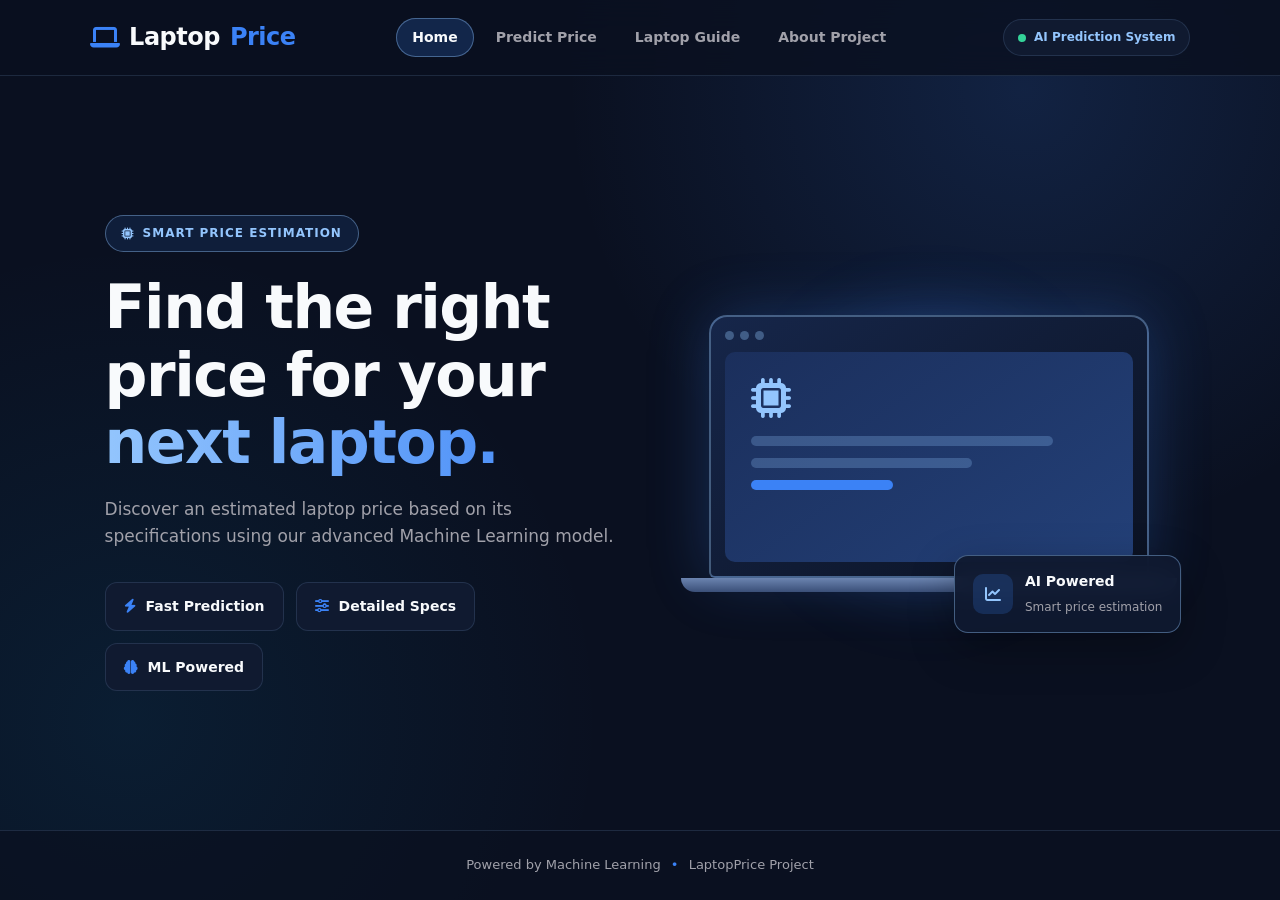
<file: public/index.html>
<!DOCTYPE html>
<html lang="en">
<head>
    <meta charset="UTF-8">
    <meta name="viewport" content="width=device-width, initial-scale=1.0">
    <title>LaptopPrice | Home</title>
    <link rel="stylesheet" href="css/style.css">
    <link rel="stylesheet" href="css/all.css">
</head>
<body>

    <header class="site-header">
        <a href="index.html" class="logo">
            <i class="fas fa-laptop"></i>
            Laptop<span>Price</span>
        </a>

        <ul class="nav-links-menu">
            <li><a href="index.html" class="active">Home</a></li>
            <li><a href="predict.html">Predict Price</a></li>
            <li><a href="analytics.html">Laptop Guide</a></li>
            <li><a href="about.html">About Project</a></li>
        </ul>

        <div class="header-tag">
            <span class="status-dot"></span>
            AI Prediction System
        </div>
    </header>

    <main class="page-layout">
        <section class="hero-grid">
            <div class="hero-section">
                <div class="hero-badge">
                    <i class="fas fa-microchip"></i>
                    SMART PRICE ESTIMATION
                </div>

                <h1>
                    Find the right price for your
                    <span>next laptop.</span>
                </h1>

                <p class="hero-description">
                    Discover an estimated laptop price based on its
                    specifications using our advanced Machine Learning model.
                </p>

                <div class="features">
                    <div class="feature-item">
                        <i class="fas fa-bolt"></i>
                        <span>Fast Prediction</span>
                    </div>
                    <div class="feature-item">
                        <i class="fas fa-sliders-h"></i>
                        <span>Detailed Specs</span>
                    </div>
                    <div class="feature-item">
                        <i class="fas fa-brain"></i>
                        <span>ML Powered</span>
                    </div>
                </div>
            </div>

            <div class="hero-visual">
                <div class="visual-glow"></div>
                <div class="laptop-illustration">
                    <div class="laptop-screen">
                        <div class="screen-top">
                            <span></span><span></span><span></span>
                        </div>
                        <div class="screen-content">
                            <i class="fas fa-microchip chip-icon"></i>
                            <div class="screen-line line-one"></div>
                            <div class="screen-line line-two"></div>
                            <div class="screen-line line-three"></div>
                        </div>
                    </div>
                    <div class="laptop-base"></div>
                </div>
                <div class="floating-card">
                    <i class="fas fa-chart-line"></i>
                    <div>
                        <strong>AI Powered</strong>
                        <small>Smart price estimation</small>
                    </div>
                </div>
            </div>
        </section>
    </main>

    <footer>
        <p>Powered by Machine Learning <span>•</span> LaptopPrice Project</p>
    </footer>

</body>
</html>
</file>
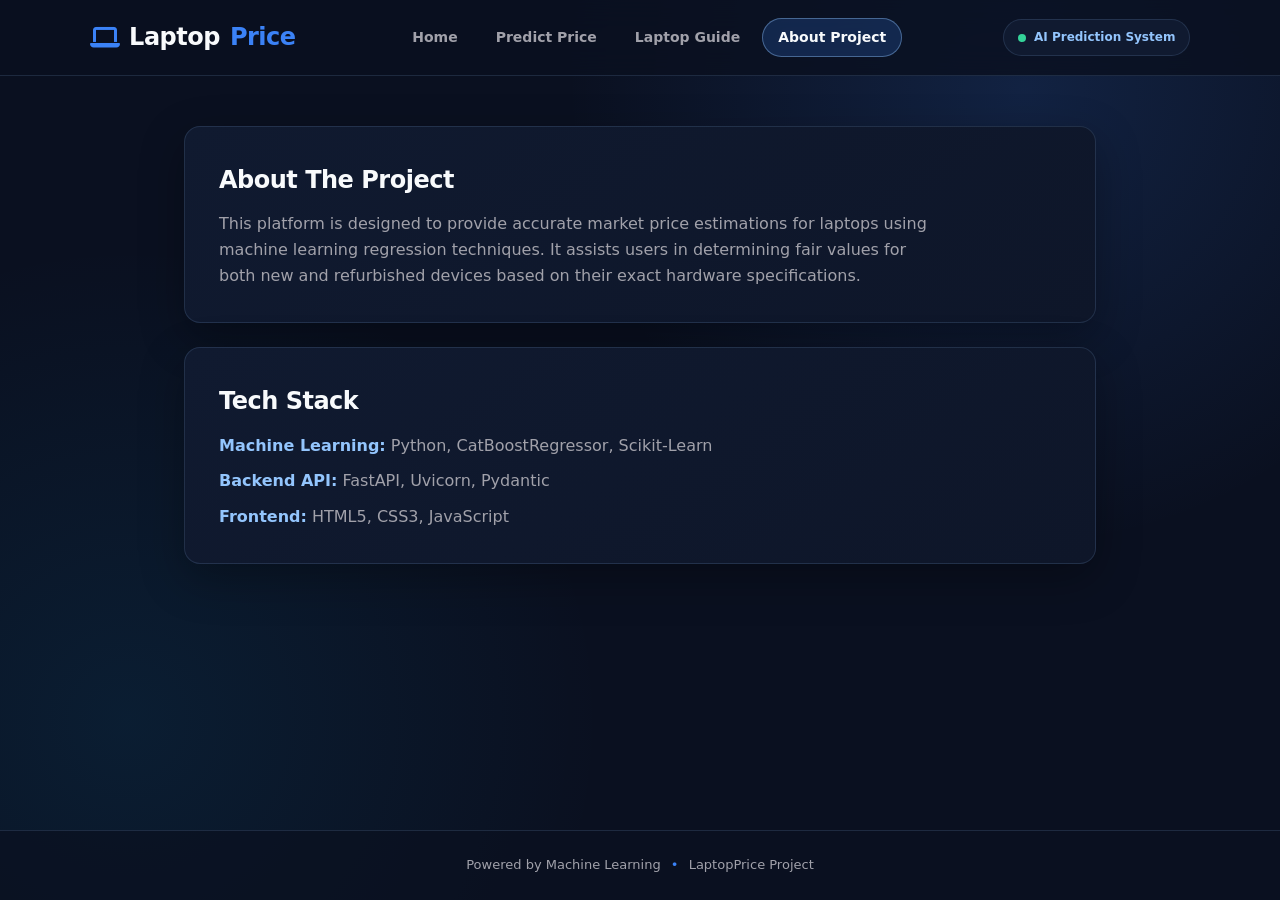
<file: public/about.html>
<!DOCTYPE html>
<html lang="en">
<head>
    <meta charset="UTF-8">
    <meta name="viewport" content="width=device-width, initial-scale=1.0">
    <title>LaptopPrice | About Project</title>
    <link rel="stylesheet" href="css/style.css">
    <link rel="stylesheet" href="css/all.css">
</head>
<body>

    <header class="site-header">
        <a href="index.html" class="logo">
            <i class="fas fa-laptop"></i>
            Laptop<span>Price</span>
        </a>

        <ul class="nav-links-menu">
            <li><a href="index.html">Home</a></li>
            <li><a href="predict.html">Predict Price</a></li>
            <li><a href="analytics.html">Laptop Guide</a></li>
            <li><a href="about.html" class="active">About Project</a></li>
        </ul>

        <div class="header-tag">
            <span class="status-dot"></span>
            AI Prediction System
        </div>
    </header>

    <main class="single-page-container">
        <div class="content-card">
            <h2>About The Project</h2>
            <p>This platform is designed to provide accurate market price estimations for laptops using machine learning regression techniques. It assists users in determining fair values for both new and refurbished devices based on their exact hardware specifications.</p>
        </div>

        <div class="content-card">
            <h2>Tech Stack</h2>
            <p><strong>Machine Learning:</strong> Python, CatBoostRegressor, Scikit-Learn</p>
            <p><strong>Backend API:</strong> FastAPI, Uvicorn, Pydantic</p>
            <p><strong>Frontend:</strong> HTML5, CSS3, JavaScript</p>
        </div>
    </main>

    <footer>
        <p>Powered by Machine Learning <span>•</span> LaptopPrice Project</p>
    </footer>

</body>
</html>
</file>
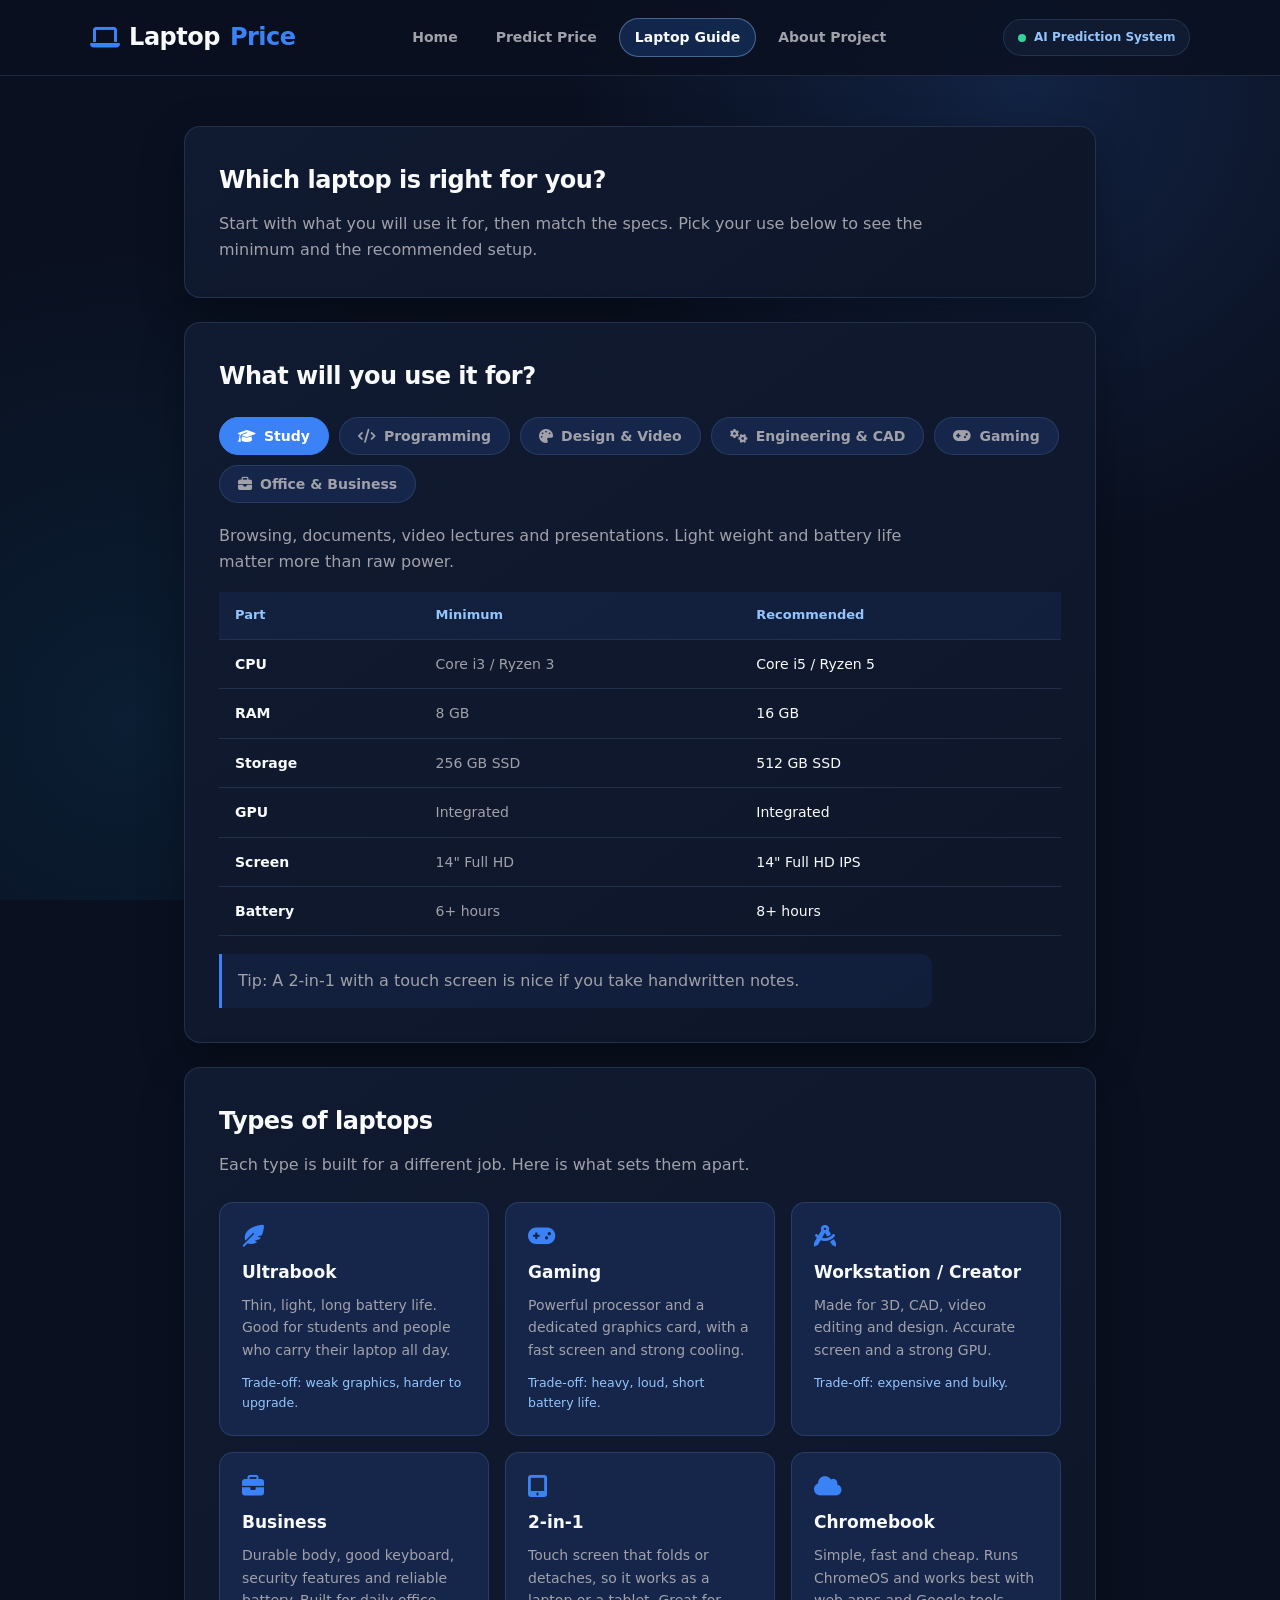
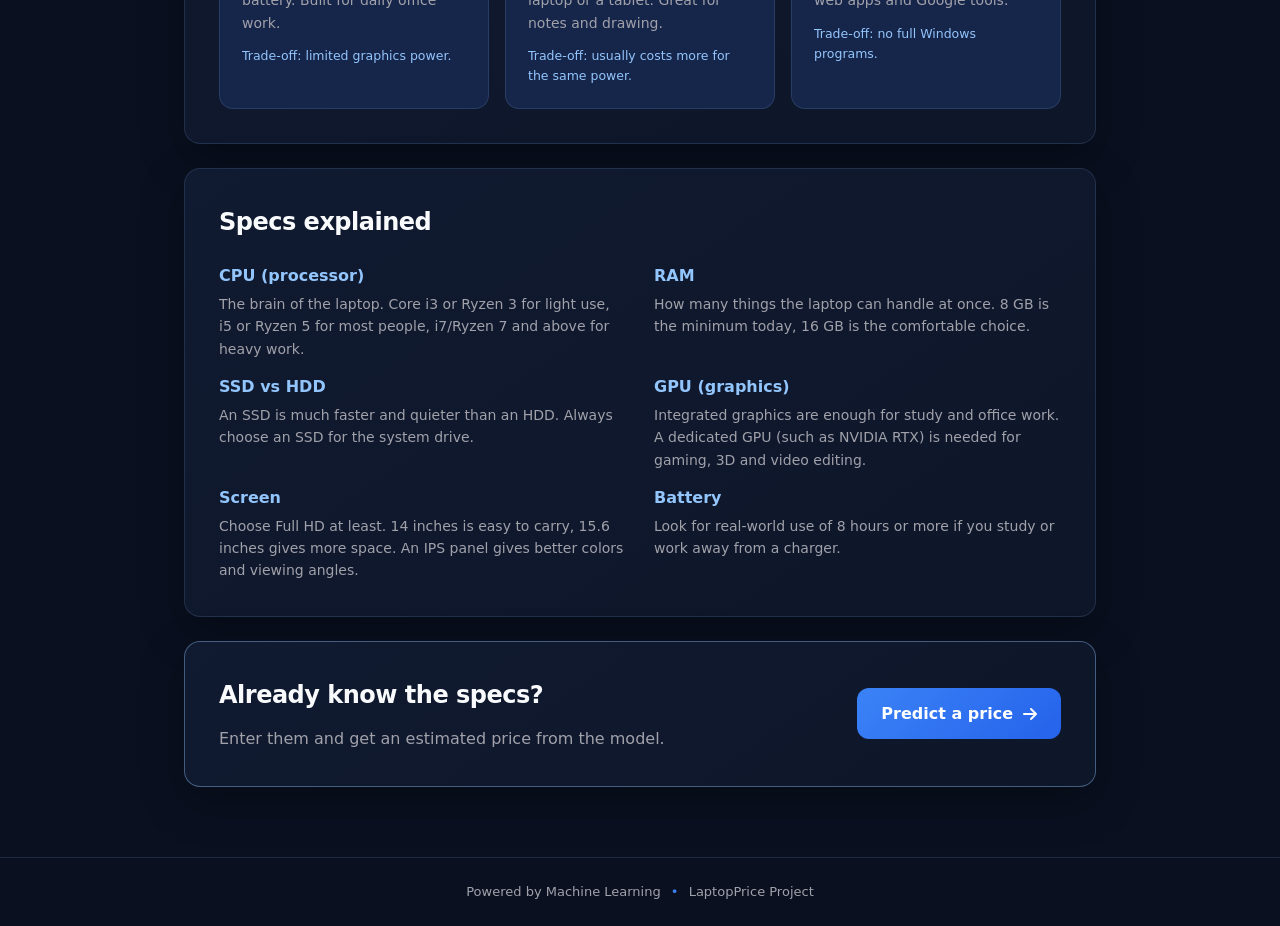
<file: public/analytics.html>
<!DOCTYPE html>
<html lang="en">
<head>
    <meta charset="UTF-8">
    <meta name="viewport" content="width=device-width, initial-scale=1.0">
    <title>LaptopPrice | Laptop Guide</title>
    <link rel="stylesheet" href="css/style.css">
    <link rel="stylesheet" href="css/all.css">
</head>
<body>

    <header class="site-header">
        <a href="index.html" class="logo">
            <i class="fas fa-laptop"></i>
            Laptop<span>Price</span>
        </a>

        <ul class="nav-links-menu">
            <li><a href="index.html">Home</a></li>
            <li><a href="predict.html">Predict Price</a></li>
            <li><a href="analytics.html" class="active">Laptop Guide</a></li>
            <li><a href="about.html">About Project</a></li>
        </ul>

        <div class="header-tag">
            <span class="status-dot"></span>
            AI Prediction System
        </div>
    </header>

    <main class="single-page-container">

        <div class="content-card">
            <h2>Which laptop is right for you?</h2>
            <p>Start with what you will use it for, then match the specs. Pick your use below to see the minimum and the recommended setup.</p>
        </div>

        <!-- Use-case picker -->
        <div class="content-card">
            <h2>What will you use it for?</h2>
            <div class="tabs" role="tablist" id="use-tabs"></div>

            <p id="use-summary" class="use-summary"></p>

            <div class="table-wrap">
                <table class="spec-table">
                    <thead>
                        <tr><th>Part</th><th>Minimum</th><th>Recommended</th></tr>
                    </thead>
                    <tbody id="spec-body"></tbody>
                </table>
            </div>

            <p id="use-tip" class="use-tip"></p>
        </div>

        <!-- Laptop types -->
        <div class="content-card">
            <h2>Types of laptops</h2>
            <p>Each type is built for a different job. Here is what sets them apart.</p>

            <div class="guide-grid">
                <div class="type-card">
                    <i class="fas fa-feather-alt"></i>
                    <h3>Ultrabook</h3>
                    <p>Thin, light, long battery life. Good for students and people who carry their laptop all day.</p>
                    <small>Trade-off: weak graphics, harder to upgrade.</small>
                </div>
                <div class="type-card">
                    <i class="fas fa-gamepad"></i>
                    <h3>Gaming</h3>
                    <p>Powerful processor and a dedicated graphics card, with a fast screen and strong cooling.</p>
                    <small>Trade-off: heavy, loud, short battery life.</small>
                </div>
                <div class="type-card">
                    <i class="fas fa-drafting-compass"></i>
                    <h3>Workstation / Creator</h3>
                    <p>Made for 3D, CAD, video editing and design. Accurate screen and a strong GPU.</p>
                    <small>Trade-off: expensive and bulky.</small>
                </div>
                <div class="type-card">
                    <i class="fas fa-briefcase"></i>
                    <h3>Business</h3>
                    <p>Durable body, good keyboard, security features and reliable battery. Built for daily office work.</p>
                    <small>Trade-off: limited graphics power.</small>
                </div>
                <div class="type-card">
                    <i class="fas fa-tablet-alt"></i>
                    <h3>2-in-1</h3>
                    <p>Touch screen that folds or detaches, so it works as a laptop or a tablet. Great for notes and drawing.</p>
                    <small>Trade-off: usually costs more for the same power.</small>
                </div>
                <div class="type-card">
                    <i class="fas fa-cloud"></i>
                    <h3>Chromebook</h3>
                    <p>Simple, fast and cheap. Runs ChromeOS and works best with web apps and Google tools.</p>
                    <small>Trade-off: no full Windows programs.</small>
                </div>
            </div>
        </div>

        <!-- Glossary -->
        <div class="content-card">
            <h2>Specs explained</h2>
            <dl class="glossary">
                <div>
                    <dt>CPU (processor)</dt>
                    <dd>The brain of the laptop. Core i3 or Ryzen 3 for light use, i5 or Ryzen 5 for most people, i7/Ryzen 7 and above for heavy work.</dd>
                </div>
                <div>
                    <dt>RAM</dt>
                    <dd>How many things the laptop can handle at once. 8 GB is the minimum today, 16 GB is the comfortable choice.</dd>
                </div>
                <div>
                    <dt>SSD vs HDD</dt>
                    <dd>An SSD is much faster and quieter than an HDD. Always choose an SSD for the system drive.</dd>
                </div>
                <div>
                    <dt>GPU (graphics)</dt>
                    <dd>Integrated graphics are enough for study and office work. A dedicated GPU (such as NVIDIA RTX) is needed for gaming, 3D and video editing.</dd>
                </div>
                <div>
                    <dt>Screen</dt>
                    <dd>Choose Full HD at least. 14 inches is easy to carry, 15.6 inches gives more space. An IPS panel gives better colors and viewing angles.</dd>
                </div>
                <div>
                    <dt>Battery</dt>
                    <dd>Look for real-world use of 8 hours or more if you study or work away from a charger.</dd>
                </div>
            </dl>
        </div>

        <div class="content-card cta-card">
            <div>
                <h2>Already know the specs?</h2>
                <p>Enter them and get an estimated price from the model.</p>
            </div>
            <a href="predict.html" class="cta-link">Predict a price <i class="fas fa-arrow-right"></i></a>
        </div>

    </main>

    <footer>
        <p>Powered by Machine Learning <span>•</span> LaptopPrice Project</p>
    </footer>

    <script>
        var uses = [
            {
                id: "study", label: "Study", icon: "fa-graduation-cap",
                summary: "Browsing, documents, video lectures and presentations. Light weight and battery life matter more than raw power.",
                specs: [
                    ["CPU", "Core i3 / Ryzen 3", "Core i5 / Ryzen 5"],
                    ["RAM", "8 GB", "16 GB"],
                    ["Storage", "256 GB SSD", "512 GB SSD"],
                    ["GPU", "Integrated", "Integrated"],
                    ["Screen", "14\" Full HD", "14\" Full HD IPS"],
                    ["Battery", "6+ hours", "8+ hours"]
                ],
                tip: "A 2-in-1 with a touch screen is nice if you take handwritten notes."
            },
            {
                id: "programming", label: "Programming", icon: "fa-code",
                summary: "Code editors, browsers with many tabs, and sometimes Docker or virtual machines.",
                specs: [
                    ["CPU", "Core i5 / Ryzen 5", "Core i7 / Ryzen 7"],
                    ["RAM", "16 GB", "32 GB (for Docker / VMs)"],
                    ["Storage", "512 GB SSD", "1 TB SSD"],
                    ["GPU", "Integrated", "Integrated (dedicated for ML work)"],
                    ["Screen", "14\" Full HD", "15.6\" Full HD or higher"],
                    ["Keyboard", "Comfortable to type on", "Backlit, good key travel"]
                ],
                tip: "If you train machine learning models, a dedicated NVIDIA GPU speeds things up a lot."
            },
            {
                id: "design", label: "Design & Video", icon: "fa-palette",
                summary: "Photoshop, Premiere, After Effects and 3D tools. The screen and graphics card matter most.",
                specs: [
                    ["CPU", "Core i7 / Ryzen 7", "Core i7-H / Ryzen 9"],
                    ["RAM", "16 GB", "32 GB"],
                    ["Storage", "512 GB SSD", "1 TB SSD"],
                    ["GPU", "RTX 3050 class", "RTX 4060 class or better"],
                    ["Screen", "15.6\" Full HD, 100% sRGB", "QHD or 4K, wide color gamut"],
                    ["Ports", "USB-C, HDMI", "SD card reader, Thunderbolt"]
                ],
                tip: "Check the screen color coverage (sRGB / DCI-P3) before you check the price."
            },
            {
                id: "engineering", label: "Engineering & CAD", icon: "fa-cogs",
                summary: "AutoCAD, SolidWorks, MATLAB and simulation. Heavy on CPU, RAM and graphics.",
                specs: [
                    ["CPU", "Core i7 / Ryzen 7", "Core i7-H / Ryzen 9"],
                    ["RAM", "16 GB", "32 GB"],
                    ["Storage", "512 GB SSD", "1 TB SSD"],
                    ["GPU", "Dedicated, 4 GB VRAM", "RTX 4050 class or better"],
                    ["Screen", "15.6\" Full HD", "15.6\" or 16\" QHD"],
                    ["Cooling", "Decent fans", "Strong cooling for long sessions"]
                ],
                tip: "Check your software's official system requirements. Some CAD tools prefer workstation GPUs."
            },
            {
                id: "gaming", label: "Gaming", icon: "fa-gamepad",
                summary: "Modern games need a strong graphics card, a fast screen and good cooling.",
                specs: [
                    ["CPU", "Core i5-H / Ryzen 5", "Core i7-H / Ryzen 7"],
                    ["RAM", "16 GB", "16-32 GB"],
                    ["Storage", "512 GB SSD", "1 TB SSD"],
                    ["GPU", "RTX 4050 class", "RTX 4060 class or better"],
                    ["Screen", "15.6\" Full HD, 120 Hz", "144 Hz or higher"],
                    ["Cooling", "Good vents", "Dual fans, tested thermals"]
                ],
                tip: "The graphics card matters more than the processor for most games."
            },
            {
                id: "office", label: "Office & Business", icon: "fa-briefcase",
                summary: "Email, spreadsheets, video calls and web apps. Reliability and a good keyboard come first.",
                specs: [
                    ["CPU", "Core i3 / Ryzen 3", "Core i5 / Ryzen 5"],
                    ["RAM", "8 GB", "16 GB"],
                    ["Storage", "256 GB SSD", "512 GB SSD"],
                    ["GPU", "Integrated", "Integrated"],
                    ["Screen", "14\" Full HD", "14\" Full HD IPS, anti-glare"],
                    ["Extras", "Webcam, good mic", "Fingerprint reader, long battery"]
                ],
                tip: "Business-class models usually last longer and come with better support."
            }
        ];

        var tabsEl = document.getElementById("use-tabs");
        var bodyEl = document.getElementById("spec-body");
        var summaryEl = document.getElementById("use-summary");
        var tipEl = document.getElementById("use-tip");

        function showUse(id) {
            var use = uses.filter(function (u) { return u.id === id; })[0];

            Array.prototype.forEach.call(tabsEl.children, function (btn) {
                var active = btn.dataset.id === id;
                btn.classList.toggle("active", active);
                btn.setAttribute("aria-selected", active);
            });

            summaryEl.textContent = use.summary;
            tipEl.textContent = "Tip: " + use.tip;
            bodyEl.innerHTML = "";

            use.specs.forEach(function (row) {
                var tr = document.createElement("tr");
                row.forEach(function (cell, i) {
                    var td = document.createElement(i === 0 ? "th" : "td");
                    td.textContent = cell;
                    if (i === 0) td.scope = "row";
                    tr.appendChild(td);
                });
                bodyEl.appendChild(tr);
            });
        }

        uses.forEach(function (u) {
            var btn = document.createElement("button");
            btn.type = "button";
            btn.className = "tab-btn";
            btn.dataset.id = u.id;
            btn.setAttribute("role", "tab");
            btn.innerHTML = '<i class="fas ' + u.icon + '"></i> ' + u.label;
            btn.addEventListener("click", function () { showUse(u.id); });
            tabsEl.appendChild(btn);
        });

        showUse("study");
    </script>
</body>
</html>
</file>
<file: public/css/style.css>
/* =========================================
   LaptopPrice – Navy & Blue theme
   Matches: index / predict / analytics / about
========================================= */

:root {
    --bg: #0A1020;
    --bg-soft: #0E1629;
    --card: #101A30;
    --card-light: #16264A;
    --field: #14203A;
    --primary: #3B82F6;
    --primary-hover: #2563EB;
    --accent: #93C5FD;
    --text: #F8FAFC;
    --muted: #A1A1AA;
    --border: rgba(147, 197, 253, 0.14);
    --border-strong: rgba(147, 197, 253, 0.4);
    --success: #34D399;
    --danger: #F87171;
    --radius: 16px;
    --shadow: 0 15px 45px rgba(0, 0, 0, 0.3);
    --header-h: 76px;
}

* { margin: 0; padding: 0; box-sizing: border-box; }

html { scroll-behavior: smooth; }

body {
    min-height: 100vh;
    display: flex;
    flex-direction: column;
    font-family: "Segoe UI", system-ui, -apple-system, Arial, sans-serif;
    background:
        radial-gradient(circle at 80% 10%, rgba(59, 130, 246, 0.16), transparent 35%),
        radial-gradient(circle at 10% 80%, rgba(14, 165, 233, 0.09), transparent 35%),
        var(--bg);
    background-attachment: fixed;
    color: var(--text);
    line-height: 1.6;
}

a { color: inherit; }

:focus-visible {
    outline: 2px solid var(--accent);
    outline-offset: 3px;
}

/* ============ HEADER ============ */

.site-header {
    position: sticky;
    top: 0;
    z-index: 100;
    min-height: var(--header-h);
    padding: 14px 7%;
    display: flex;
    align-items: center;
    justify-content: space-between;
    gap: 24px;
    border-bottom: 1px solid var(--border);
    background: rgba(10, 16, 32, 0.82);
    backdrop-filter: blur(16px);
    -webkit-backdrop-filter: blur(16px);
}

.logo {
    display: inline-flex;
    align-items: center;
    gap: 10px;
    font-size: 24px;
    font-weight: 800;
    letter-spacing: -0.5px;
    text-decoration: none;
    color: var(--text);
    white-space: nowrap;
}

.logo i { color: var(--primary); }
.logo span { color: var(--primary); }

.nav-links-menu {
    display: flex;
    align-items: center;
    gap: 6px;
    list-style: none;
}

.nav-links-menu a {
    display: block;
    padding: 8px 16px;
    border-radius: 999px;
    color: var(--muted);
    font-size: 14px;
    font-weight: 600;
    text-decoration: none;
    transition: color .25s, background .25s;
}

.nav-links-menu a:hover { color: var(--accent); }

.nav-links-menu a.active {
    color: var(--text);
    background: rgba(59, 130, 246, 0.2);
    box-shadow: inset 0 0 0 1px var(--border-strong);
}

.header-tag {
    display: inline-flex;
    align-items: center;
    gap: 8px;
    padding: 8px 14px;
    border: 1px solid var(--border);
    border-radius: 999px;
    background: var(--card);
    color: var(--accent);
    font-size: 12px;
    font-weight: 600;
    white-space: nowrap;
}

.status-dot {
    width: 8px;
    height: 8px;
    border-radius: 50%;
    background: var(--success);
    box-shadow: 0 0 0 0 rgba(52, 211, 153, .6);
    animation: pulse 2s infinite;
}

@keyframes pulse {
    70%  { box-shadow: 0 0 0 8px rgba(52, 211, 153, 0); }
    100% { box-shadow: 0 0 0 0 rgba(52, 211, 153, 0); }
}

/* ============ BUTTONS ============ */

button {
    font-family: inherit;
}

.predict-button {
    display: inline-flex;
    justify-content: center;
    align-items: center;
    gap: 10px;
    min-height: 52px;
    padding: 13px 26px;
    border: none;
    border-radius: 12px;
    background: linear-gradient(135deg, var(--primary), var(--primary-hover));
    color: #fff;
    font-size: 15px;
    font-weight: 700;
    cursor: pointer;
    transition: transform .25s, box-shadow .25s, opacity .25s;
}

.predict-button:hover:not(:disabled) {
    transform: translateY(-2px);
    box-shadow: 0 10px 28px rgba(59, 130, 246, 0.35);
}

.predict-button:disabled {
    opacity: .7;
    cursor: wait;
}

.predict-button.loading i {
    animation: spin .8s linear infinite;
}

@keyframes spin { to { transform: rotate(360deg); } }

/* ============ LAYOUT ============ */

.page-layout {
    flex: 1;
    display: flex;
    align-items: center;
}

.single-page-container {
    flex: 1;
    width: 100%;
    max-width: 960px;
    margin: 0 auto;
    padding: 50px 24px 70px;
    display: flex;
    flex-direction: column;
    gap: 24px;
}

/* ============ HOME ============ */

.hero-grid {
    width: 100%;
    max-width: 1250px;
    margin: 0 auto;
    padding: 60px 7%;
    display: grid;
    grid-template-columns: 1.05fr 1fr;
    align-items: center;
    gap: 60px;
}

.hero-badge {
    display: inline-flex;
    align-items: center;
    gap: 8px;
    margin-bottom: 22px;
    padding: 8px 16px;
    border: 1px solid var(--border-strong);
    border-radius: 999px;
    background: rgba(59, 130, 246, 0.12);
    color: var(--accent);
    font-size: 12px;
    font-weight: 700;
    letter-spacing: 1px;
}

.hero-section h1 {
    margin-bottom: 20px;
    font-size: clamp(36px, 5vw, 60px);
    line-height: 1.12;
    letter-spacing: -1.5px;
}

.hero-section h1 span {
    display: block;
    background: linear-gradient(90deg, var(--accent), var(--primary));
    -webkit-background-clip: text;
    background-clip: text;
    -webkit-text-fill-color: transparent;
}

.hero-description {
    max-width: 520px;
    margin-bottom: 32px;
    color: var(--muted);
    font-size: 17px;
}

.features {
    display: flex;
    flex-wrap: wrap;
    gap: 12px;
}

.feature-item {
    display: inline-flex;
    align-items: center;
    gap: 10px;
    padding: 12px 18px;
    border: 1px solid var(--border);
    border-radius: 12px;
    background: var(--card);
    font-size: 14px;
    font-weight: 600;
}

.feature-item i { color: var(--primary); }

/* Hero visual */

.hero-visual {
    position: relative;
    display: flex;
    justify-content: center;
    align-items: center;
    min-height: 380px;
}

.visual-glow {
    position: absolute;
    width: 340px;
    height: 340px;
    border-radius: 50%;
    background: radial-gradient(circle, rgba(59, 130, 246, .45), transparent 70%);
    filter: blur(30px);
}

.laptop-illustration {
    position: relative;
    width: min(100%, 440px);
}

.laptop-screen {
    padding: 14px;
    border: 2px solid var(--border-strong);
    border-radius: 18px 18px 6px 6px;
    background: linear-gradient(145deg, #16264A, #0B1222);
    box-shadow: 0 0 60px rgba(59, 130, 246, 0.25);
}

.screen-top {
    display: flex;
    gap: 6px;
    margin-bottom: 12px;
}

.screen-top span {
    width: 9px;
    height: 9px;
    border-radius: 50%;
    background: rgba(147, 197, 253, .35);
}

.screen-content {
    min-height: 210px;
    padding: 26px;
    border-radius: 10px;
    background: linear-gradient(145deg, #1B2F5C, #234078);
    display: flex;
    flex-direction: column;
    gap: 12px;
}

.chip-icon {
    margin-bottom: 6px;
    color: var(--accent);
    font-size: 40px;
}

.screen-line {
    height: 10px;
    border-radius: 99px;
    background: rgba(147, 197, 253, .25);
}

.line-one { width: 85%; }
.line-two { width: 62%; }
.line-three { width: 40%; background: var(--primary); }

.laptop-base {
    height: 14px;
    margin: 0 -28px;
    border-radius: 0 0 20px 20px;
    background: linear-gradient(180deg, #6B84B0, #3A4F78);
}

.floating-card {
    position: absolute;
    right: -6px;
    bottom: 10px;
    display: flex;
    align-items: center;
    gap: 12px;
    padding: 14px 18px;
    border: 1px solid var(--border-strong);
    border-radius: 14px;
    background: rgba(16, 26, 48, 0.92);
    backdrop-filter: blur(10px);
    box-shadow: var(--shadow);
}

.floating-card i {
    display: grid;
    place-items: center;
    width: 40px;
    height: 40px;
    border-radius: 10px;
    background: rgba(59, 130, 246, .2);
    color: var(--accent);
}

.floating-card strong { display: block; font-size: 14px; }
.floating-card small { color: var(--muted); font-size: 12px; }

/* ============ CONTENT CARDS (analytics / about) ============ */

.content-card {
    padding: 34px;
    border: 1px solid var(--border);
    border-radius: var(--radius);
    background: linear-gradient(145deg, var(--card), var(--bg-soft));
    box-shadow: var(--shadow);
}

.content-card h2 {
    margin-bottom: 12px;
    font-size: 24px;
    letter-spacing: -0.5px;
}

.content-card p {
    max-width: 70ch;
    color: var(--muted);
}

.content-card p + p { margin-top: 10px; }
.content-card strong { color: var(--accent); }

.stats-grid {
    display: grid;
    grid-template-columns: repeat(3, 1fr);
    gap: 16px;
    margin-top: 28px;
}

.stat-box {
    padding: 24px 18px;
    border: 1px solid var(--border);
    border-radius: 14px;
    background: var(--card-light);
    text-align: center;
}

.stat-box h3 {
    margin-bottom: 4px;
    color: var(--accent);
    font-size: 28px;
    letter-spacing: -0.5px;
}

.stat-box span { color: var(--muted); font-size: 13px; }

/* ============ PREDICTION ============ */

.prediction-card {
    padding: 36px;
    border: 1px solid var(--border);
    border-radius: 22px;
    background: linear-gradient(145deg, var(--card), #0C1426);
    box-shadow: var(--shadow);
}

.form-heading {
    display: flex;
    justify-content: space-between;
    align-items: flex-start;
    gap: 20px;
    margin-bottom: 30px;
    padding-bottom: 24px;
    border-bottom: 1px solid var(--border);
}

.section-label {
    display: inline-block;
    margin-bottom: 8px;
    color: var(--primary);
    font-size: 12px;
    font-weight: 700;
    letter-spacing: 1.5px;
}

.form-heading h2 {
    margin-bottom: 4px;
    font-size: clamp(26px, 4vw, 34px);
    letter-spacing: -0.8px;
}

.form-heading p { color: var(--muted); }

.form-icon {
    flex-shrink: 0;
    display: grid;
    place-items: center;
    width: 56px;
    height: 56px;
    border-radius: 14px;
    background: rgba(59, 130, 246, .16);
    border: 1px solid var(--border-strong);
    color: var(--accent);
    font-size: 22px;
}

#prediction-form {
    display: grid;
    grid-template-columns: repeat(2, minmax(0, 1fr));
    gap: 20px;
}

.form-group {
    display: flex;
    flex-direction: column;
    gap: 8px;
}

.full-width { grid-column: 1 / -1; }

label {
    color: var(--accent);
    font-size: 13px;
    font-weight: 600;
}

select {
    width: 100%;
    min-height: 48px;
    padding: 12px 40px 12px 14px;
    border: 1px solid var(--border);
    border-radius: 10px;
    outline: none;
    background-color: var(--field);
    background-image: url("data:image/svg+xml,%3Csvg xmlns='http://www.w3.org/2000/svg' width='12' height='8' fill='none' stroke='%2393C5FD' stroke-width='2'%3E%3Cpath d='M1 1l5 5 5-5'/%3E%3C/svg%3E");
    background-repeat: no-repeat;
    background-position: right 14px center;
    color: var(--text);
    font-family: inherit;
    font-size: 14px;
    cursor: pointer;
    appearance: none;
    -webkit-appearance: none;
    transition: border-color .25s, box-shadow .25s;
}

select:hover { border-color: var(--border-strong); }

select:focus {
    border-color: var(--primary);
    box-shadow: 0 0 0 3px rgba(59, 130, 246, 0.18);
}

select option { background: var(--card); color: var(--text); }

/* Result */

#result {
    margin-top: 24px;
    padding: 24px;
    border: 1px solid var(--border-strong);
    border-radius: 16px;
    background: linear-gradient(135deg, #1B2F5C, var(--card));
    text-align: center;
    animation: reveal .4s ease;
}

#result .result-label {
    display: block;
    color: var(--muted);
    font-size: 13px;
    margin-bottom: 4px;
}

#result .result-price {
    display: block;
    color: var(--accent);
    font-size: clamp(34px, 6vw, 48px);
    font-weight: 800;
    letter-spacing: -1px;
    line-height: 1.2;
}

#result .result-model {
    display: block;
    margin-top: 10px;
    color: var(--muted);
    font-size: 13px;
}

#result .result-model b { color: var(--text); font-weight: 600; }

#result.error {
    border-color: rgba(248, 113, 113, .5);
    background: rgba(248, 113, 113, .08);
}

#result.error .result-price {
    color: var(--danger);
    font-size: 18px;
    letter-spacing: 0;
}

@keyframes reveal {
    from { opacity: 0; transform: translateY(8px); }
    to   { opacity: 1; transform: none; }
}

.form-note {
    display: flex;
    align-items: center;
    justify-content: center;
    gap: 8px;
    margin-top: 20px;
    color: var(--muted);
    font-size: 13px;
}

/* ============ FOOTER ============ */

footer {
    padding: 24px 7%;
    border-top: 1px solid var(--border);
    background: rgba(10, 16, 32, 0.7);
    text-align: center;
    color: var(--muted);
    font-size: 13px;
}

footer span { margin: 0 6px; color: var(--primary); }

/* ============ RESPONSIVE ============ */

@media (max-width: 1000px) {
    .site-header { flex-wrap: wrap; justify-content: center; }
    .header-tag { display: none; }
}

@media (max-width: 900px) {
    .hero-grid {
        grid-template-columns: 1fr;
        gap: 40px;
        padding: 45px 6%;
        text-align: center;
    }
    .hero-description { margin-inline: auto; }
    .features { justify-content: center; }
    .floating-card { right: 0; }
    .stats-grid { grid-template-columns: 1fr; }
}

@media (max-width: 640px) {
    .nav-links-menu { flex-wrap: wrap; justify-content: center; gap: 2px; }
    .nav-links-menu a { padding: 6px 12px; font-size: 13px; }
    .single-page-container { padding: 30px 16px 50px; }
    .prediction-card, .content-card { padding: 22px 18px; }
    .form-icon { display: none; }
    #prediction-form { grid-template-columns: 1fr; }
    .hero-visual { min-height: 300px; }
}

@media (prefers-reduced-motion: reduce) {
    * { animation: none !important; transition: none !important; }
    html { scroll-behavior: auto; }
}

/* =========================================
   LAPTOP GUIDE PAGE
========================================= */

.tabs {
    display: flex;
    flex-wrap: wrap;
    gap: 10px;
    margin: 22px 0 20px;
}

.tab-btn {
    display: inline-flex;
    align-items: center;
    gap: 8px;
    padding: 10px 18px;
    border: 1px solid var(--border);
    border-radius: 999px;
    background: var(--card-light);
    color: var(--muted);
    font-size: 14px;
    font-weight: 600;
    cursor: pointer;
    transition: color .2s, background .2s, border-color .2s;
}

.tab-btn:hover { color: var(--accent); border-color: var(--border-strong); }

.tab-btn.active {
    background: var(--primary);
    border-color: var(--primary);
    color: #fff;
}

.use-summary { margin-bottom: 18px; }

.table-wrap { overflow-x: auto; }

.spec-table {
    width: 100%;
    border-collapse: collapse;
    font-size: 14px;
}

.spec-table th,
.spec-table td {
    padding: 13px 16px;
    text-align: left;
    border-bottom: 1px solid var(--border);
}

.spec-table thead th {
    color: var(--accent);
    font-size: 13px;
    font-weight: 700;
    background: rgba(59, 130, 246, 0.08);
}

.spec-table tbody th { color: var(--text); font-weight: 600; white-space: nowrap; }
.spec-table td { color: var(--muted); }
.spec-table td:last-child { color: var(--text); }

.use-tip {
    margin-top: 18px;
    padding: 14px 16px;
    border-left: 3px solid var(--primary);
    border-radius: 0 10px 10px 0;
    background: rgba(59, 130, 246, 0.08);
}

.guide-grid {
    display: grid;
    grid-template-columns: repeat(3, 1fr);
    gap: 16px;
    margin-top: 24px;
}

.type-card {
    padding: 22px;
    border: 1px solid var(--border);
    border-radius: 14px;
    background: var(--card-light);
}

.type-card i { margin-bottom: 12px; color: var(--primary); font-size: 22px; }
.type-card h3 { margin-bottom: 8px; font-size: 17px; }
.type-card p { font-size: 14px; }
.type-card small { display: block; margin-top: 12px; color: var(--accent); font-size: 12.5px; }

.glossary {
    display: grid;
    grid-template-columns: repeat(2, 1fr);
    gap: 14px 28px;
    margin-top: 22px;
}

.glossary dt { margin-bottom: 4px; color: var(--accent); font-weight: 700; }
.glossary dd { color: var(--muted); font-size: 14px; }

.cta-card {
    display: flex;
    align-items: center;
    justify-content: space-between;
    gap: 20px;
    border-color: var(--border-strong);
}

.cta-link {
    display: inline-flex;
    align-items: center;
    gap: 10px;
    padding: 13px 24px;
    border-radius: 12px;
    background: linear-gradient(135deg, var(--primary), var(--primary-hover));
    color: #fff;
    font-weight: 700;
    text-decoration: none;
    white-space: nowrap;
    transition: transform .25s, box-shadow .25s;
}

.cta-link:hover { transform: translateY(-2px); box-shadow: 0 10px 28px rgba(59, 130, 246, 0.35); }

@media (max-width: 900px) {
    .guide-grid { grid-template-columns: repeat(2, 1fr); }
}

@media (max-width: 640px) {
    .guide-grid, .glossary { grid-template-columns: 1fr; }
    .cta-card { flex-direction: column; align-items: flex-start; }
}

/* =========================================
   SEARCHABLE DROPDOWN (type or select)
========================================= */

.combo { position: relative; }
.combo.open { z-index: 30; }

.combo-input {
    width: 100%;
    min-height: 48px;
    padding: 12px 40px 12px 14px;
    border: 1px solid var(--border);
    border-radius: 10px;
    outline: none;
    background-color: var(--field);
    background-image: url("data:image/svg+xml,%3Csvg xmlns='http://www.w3.org/2000/svg' width='12' height='8' fill='none' stroke='%2393C5FD' stroke-width='2'%3E%3Cpath d='M1 1l5 5 5-5'/%3E%3C/svg%3E");
    background-repeat: no-repeat;
    background-position: right 14px center;
    color: var(--text);
    font-family: inherit;
    font-size: 14px;
    transition: border-color .25s, box-shadow .25s;
}

.combo-input::placeholder { color: var(--muted); opacity: 1; }
.combo-input:hover { border-color: var(--border-strong); }

.combo-input:focus {
    border-color: var(--primary);
    box-shadow: 0 0 0 3px rgba(59, 130, 246, 0.18);
}

.combo.invalid .combo-input {
    border-color: var(--danger);
    box-shadow: 0 0 0 3px rgba(248, 113, 113, 0.15);
}

.combo-list {
    position: absolute;
    top: calc(100% + 6px);
    left: 0;
    right: 0;
    max-height: 240px;
    overflow-y: auto;
    padding: 6px;
    list-style: none;
    border: 1px solid var(--border-strong);
    border-radius: 12px;
    background: var(--card);
    box-shadow: 0 18px 40px rgba(0, 0, 0, 0.45);
}

.combo-list[hidden] { display: none; }

.combo-item,
.combo-empty {
    padding: 10px 12px;
    border-radius: 8px;
    font-size: 14px;
}

.combo-item { cursor: pointer; color: var(--text); }
.combo-item:hover,
.combo-item.active { background: rgba(59, 130, 246, 0.22); }
.combo-item.selected { color: var(--accent); font-weight: 600; }
.combo-empty { color: var(--muted); }
</file>
